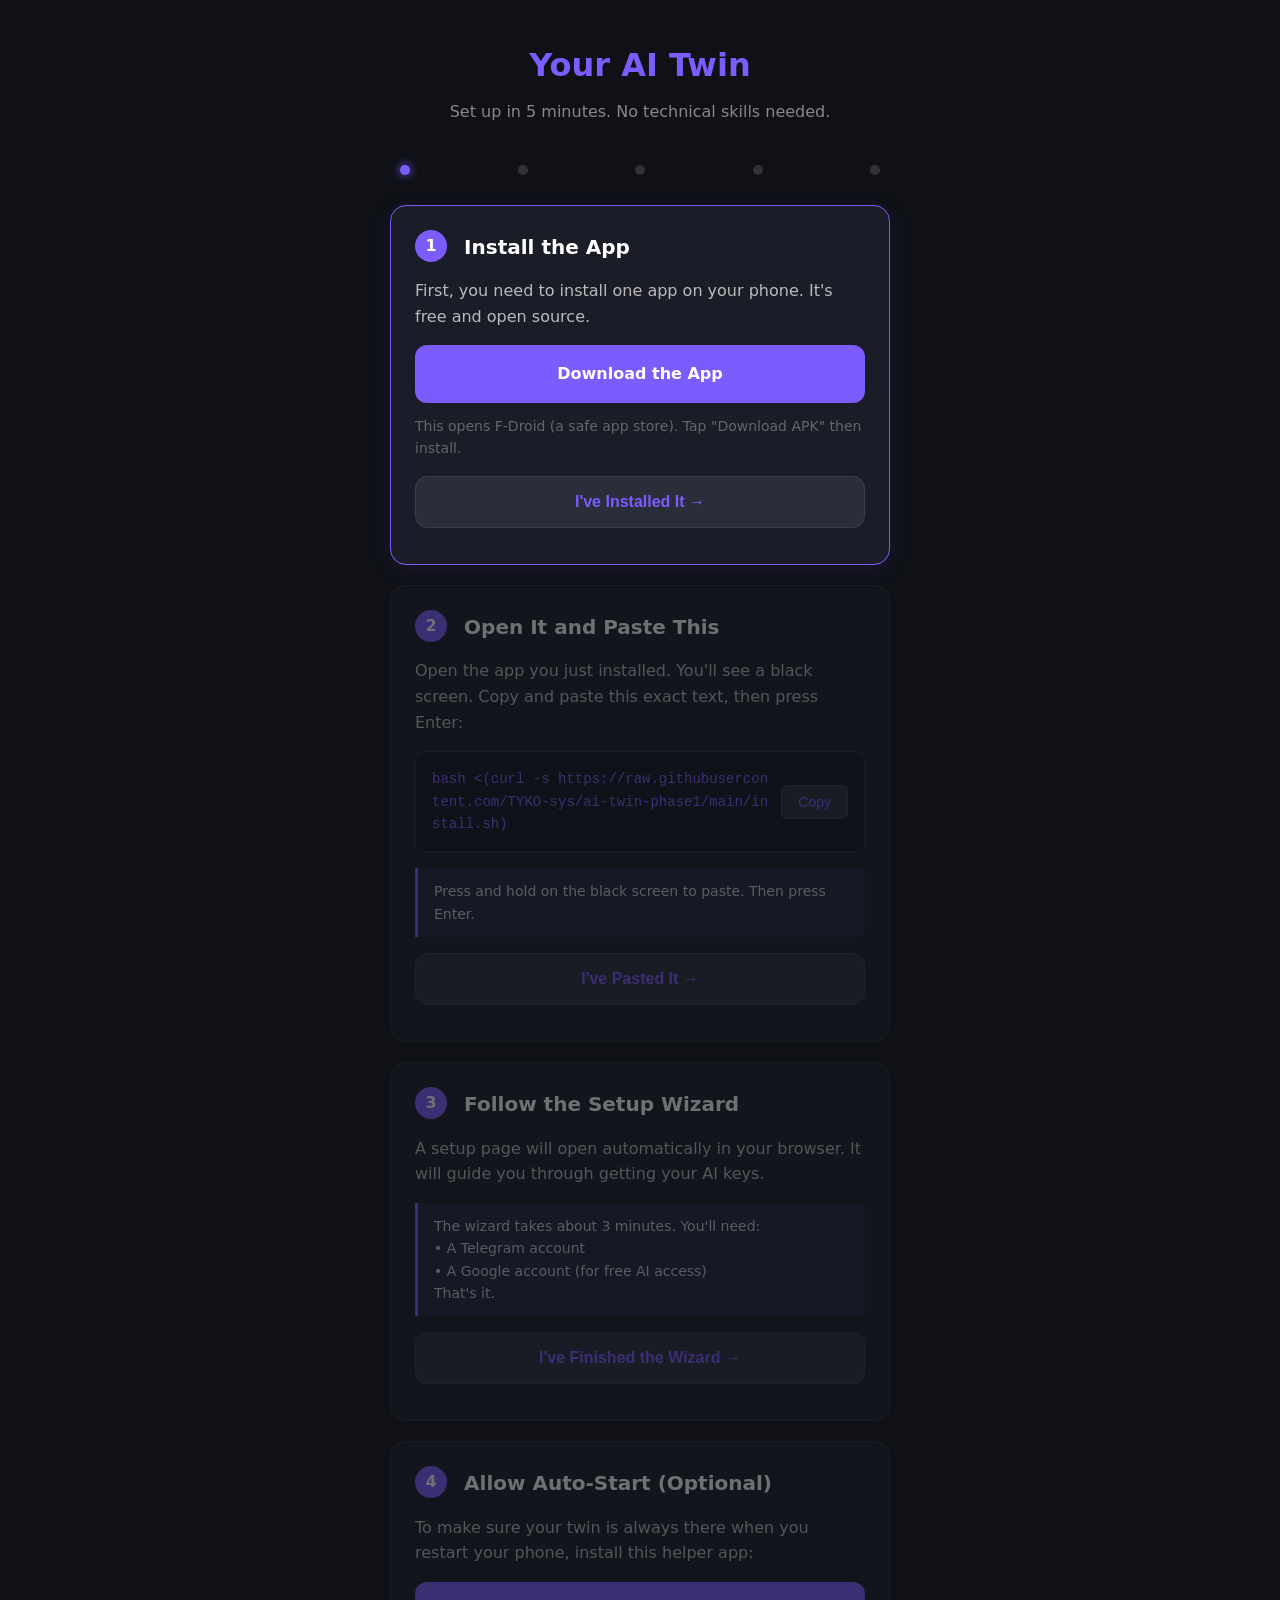
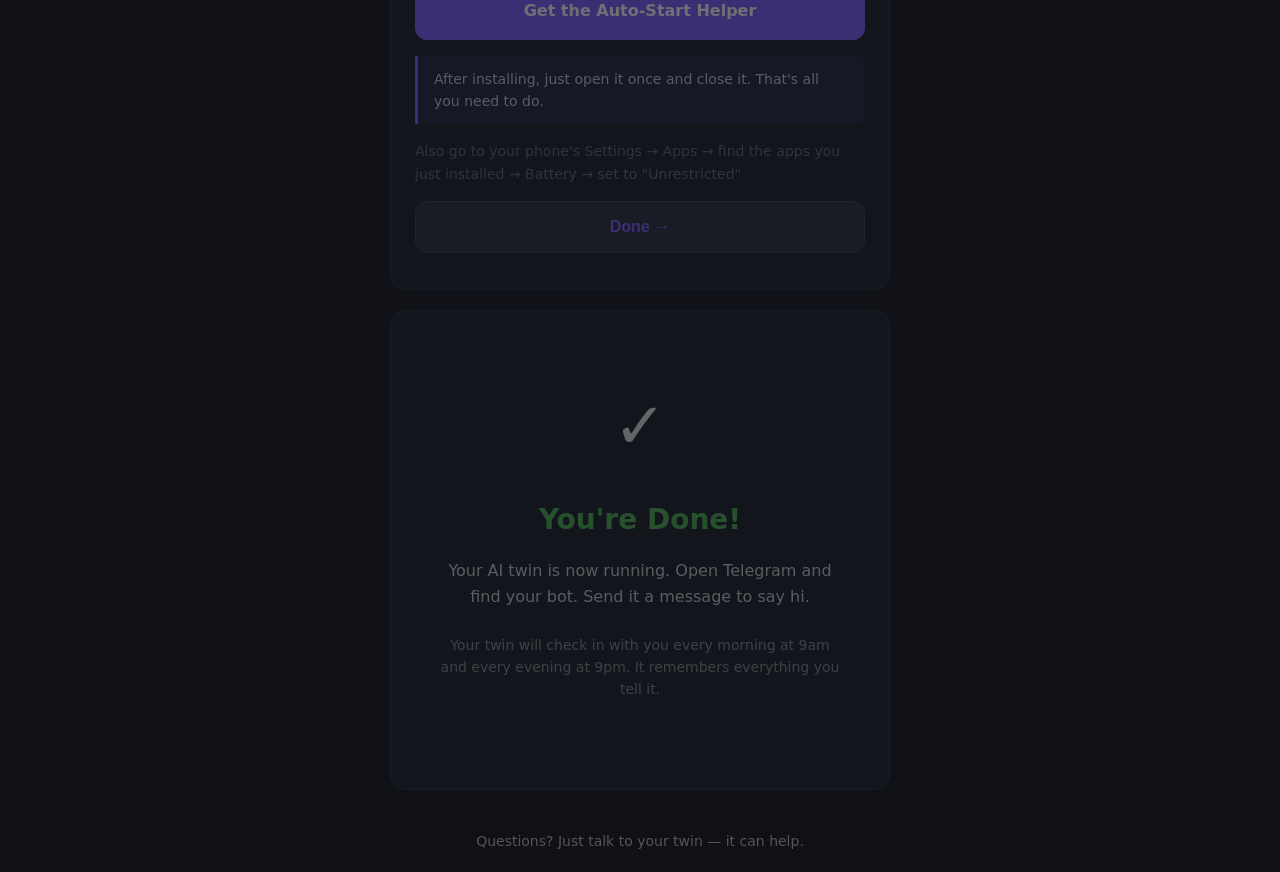
<file: SETUP_GUIDE.html>
<!DOCTYPE html>
<html lang="en">
<head>
    <meta charset="UTF-8">
    <meta name="viewport" content="width=device-width, initial-scale=1.0, maximum-scale=1.0">
    <title>Set Up Your AI Twin</title>
    <style>
        * {
            margin: 0;
            padding: 0;
            box-sizing: border-box;
        }

        body {
            font-family: -apple-system, BlinkMacSystemFont, 'Segoe UI', system-ui, sans-serif;
            background: #0f1117;
            color: #e0e0e0;
            line-height: 1.6;
            padding: 20px;
            min-height: 100vh;
        }

        .container {
            max-width: 500px;
            margin: 0 auto;
        }

        header {
            text-align: center;
            margin-bottom: 40px;
            padding-top: 20px;
        }

        h1 {
            font-size: 32px;
            color: #7c5cfc;
            margin-bottom: 8px;
            font-weight: 700;
        }

        .subtitle {
            color: #888;
            font-size: 16px;
        }

        .step {
            background: #1a1d27;
            border-radius: 16px;
            padding: 24px;
            margin-bottom: 20px;
            border: 1px solid #2a2d3a;
            opacity: 0.4;
            transition: all 0.3s ease;
        }

        .step.active {
            opacity: 1;
            border-color: #7c5cfc;
            box-shadow: 0 4px 20px rgba(124, 92, 252, 0.1);
        }

        .step.completed {
            opacity: 0.6;
            border-color: #4caf50;
        }

        .step-number {
            display: inline-block;
            width: 32px;
            height: 32px;
            background: #7c5cfc;
            color: white;
            border-radius: 50%;
            text-align: center;
            line-height: 32px;
            font-weight: 700;
            margin-right: 12px;
            font-size: 16px;
        }

        .step.completed .step-number {
            background: #4caf50;
        }

        .step.completed .step-number::before {
            content: "✓";
        }

        .step.completed .step-number-text {
            display: none;
        }

        h2 {
            display: inline;
            font-size: 20px;
            color: #fff;
            vertical-align: middle;
        }

        .step-content {
            margin-top: 16px;
        }

        .step-content p {
            color: #bbb;
            margin-bottom: 16px;
        }

        .btn {
            display: block;
            width: 100%;
            padding: 16px;
            border: none;
            border-radius: 12px;
            font-size: 16px;
            font-weight: 600;
            text-decoration: none;
            text-align: center;
            cursor: pointer;
            transition: all 0.2s;
            margin-bottom: 12px;
        }

        .btn-primary {
            background: #7c5cfc;
            color: white;
        }

        .btn-primary:hover {
            background: #6b4cec;
        }

        .btn-secondary {
            background: #2a2d3a;
            color: #7c5cfc;
            border: 1px solid #3a3d4a;
        }

        .btn-secondary:hover {
            background: #3a3d4a;
        }

        .command-box {
            background: #12141c;
            border: 1px solid #2a2d3a;
            border-radius: 8px;
            padding: 16px;
            margin: 16px 0;
            display: flex;
            align-items: center;
            justify-content: space-between;
        }

        .command-text {
            font-family: 'Courier New', monospace;
            color: #7c5cfc;
            font-size: 14px;
            word-break: break-all;
            flex: 1;
            margin-right: 12px;
        }

        .copy-btn {
            background: #2a2d3a;
            color: #7c5cfc;
            border: 1px solid #3a3d4a;
            border-radius: 6px;
            padding: 8px 16px;
            font-size: 14px;
            cursor: pointer;
            white-space: nowrap;
        }

        .copy-btn:hover {
            background: #3a3d4a;
        }

        .qr-placeholder {
            text-align: center;
            padding: 20px;
            background: #12141c;
            border-radius: 8px;
            margin: 16px 0;
        }

        .note {
            background: rgba(124, 92, 252, 0.1);
            border-left: 3px solid #7c5cfc;
            padding: 12px 16px;
            border-radius: 0 8px 8px 0;
            margin: 16px 0;
            font-size: 14px;
            color: #ccc;
        }

        .progress-bar {
            display: flex;
            justify-content: space-between;
            margin-bottom: 30px;
            padding: 0 10px;
        }

        .progress-dot {
            width: 10px;
            height: 10px;
            background: #333;
            border-radius: 50%;
            transition: all 0.3s;
        }

        .progress-dot.active {
            background: #7c5cfc;
            box-shadow: 0 0 10px #7c5cfc;
        }

        .progress-dot.completed {
            background: #4caf50;
        }

        .done-screen {
            text-align: center;
            padding: 40px 20px;
        }

        .done-icon {
            font-size: 64px;
            margin-bottom: 20px;
        }

        .done-screen h2 {
            font-size: 28px;
            color: #4caf50;
            margin-bottom: 16px;
            display: block;
        }

        .done-screen p {
            color: #ccc;
            margin-bottom: 24px;
        }

        .hidden {
            display: none;
        }

        .visible {
            display: block;
        }

        footer {
            text-align: center;
            margin-top: 40px;
            color: #555;
            font-size: 14px;
        }
    </style>
</head>
<body>
    <div class="container">
        <header>
            <h1>Your AI Twin</h1>
            <p class="subtitle">Set up in 5 minutes. No technical skills needed.</p>
        </header>

        <div class="progress-bar">
            <div class="progress-dot active" id="dot-1"></div>
            <div class="progress-dot" id="dot-2"></div>
            <div class="progress-dot" id="dot-3"></div>
            <div class="progress-dot" id="dot-4"></div>
            <div class="progress-dot" id="dot-5"></div>
        </div>

        <!-- Step 1: Install Termux -->
        <div class="step active" id="step-1">
            <div>
                <span class="step-number"><span class="step-number-text">1</span></span>
                <h2>Install the App</h2>
            </div>
            <div class="step-content">
                <p>First, you need to install one app on your phone. It's free and open source.</p>
                <a href="https://f-droid.org/packages/com.termux/" class="btn btn-primary" target="_blank">
                    Download the App
                </a>
                <p style="font-size: 14px; color: #666; margin-top: 8px;">
                    This opens F-Droid (a safe app store). Tap "Download APK" then install.
                </p>
                <button class="btn btn-secondary" onclick="completeStep(1)">
                    I've Installed It →
                </button>
            </div>
        </div>

        <!-- Step 2: Paste the command -->
        <div class="step" id="step-2">
            <div>
                <span class="step-number"><span class="step-number-text">2</span></span>
                <h2>Open It and Paste This</h2>
            </div>
            <div class="step-content">
                <p>Open the app you just installed. You'll see a black screen. Copy and paste this exact text, then press Enter:</p>
                <div class="command-box">
                    <span class="command-text">bash <(curl -s https://raw.githubusercontent.com/TYKO-sys/ai-twin-phase1/main/install.sh)</span>
                    <button class="copy-btn" onclick="copyCommand()">Copy</button>
                </div>
                <div class="note">
                    Press and hold on the black screen to paste. Then press Enter.
                </div>
                <button class="btn btn-secondary" onclick="completeStep(2)">
                    I've Pasted It →
                </button>
            </div>
        </div>

        <!-- Step 3: Follow the wizard -->
        <div class="step" id="step-3">
            <div>
                <span class="step-number"><span class="step-number-text">3</span></span>
                <h2>Follow the Setup Wizard</h2>
            </div>
            <div class="step-content">
                <p>A setup page will open automatically in your browser. It will guide you through getting your AI keys.</p>
                <div class="note">
                    The wizard takes about 3 minutes. You'll need:<br>
                    • A Telegram account<br>
                    • A Google account (for free AI access)<br>
                    That's it.
                </div>
                <button class="btn btn-secondary" onclick="completeStep(3)">
                    I've Finished the Wizard →
                </button>
            </div>
        </div>

        <!-- Step 4: Allow auto-start -->
        <div class="step" id="step-4">
            <div>
                <span class="step-number"><span class="step-number-text">4</span></span>
                <h2>Allow Auto-Start (Optional)</h2>
            </div>
            <div class="step-content">
                <p>To make sure your twin is always there when you restart your phone, install this helper app:</p>
                <a href="https://f-droid.org/packages/com.termux.boot/" class="btn btn-primary" target="_blank">
                    Get the Auto-Start Helper
                </a>
                <div class="note">
                    After installing, just open it once and close it. That's all you need to do.
                </div>
                <p style="font-size: 14px; color: #666;">
                    Also go to your phone's Settings → Apps → find the apps you just installed → Battery → set to "Unrestricted"
                </p>
                <button class="btn btn-secondary" onclick="completeStep(4)">
                    Done →
                </button>
            </div>
        </div>

        <!-- Step 5: Complete -->
        <div class="step" id="step-5">
            <div class="done-screen">
                <div class="done-icon">✓</div>
                <h2>You're Done!</h2>
                <p>Your AI twin is now running. Open Telegram and find your bot. Send it a message to say hi.</p>
                <p style="color: #888; font-size: 14px;">
                    Your twin will check in with you every morning at 9am and every evening at 9pm. It remembers everything you tell it.
                </p>
            </div>
        </div>

        <footer>
            <p>Questions? Just talk to your twin — it can help.</p>
        </footer>
    </div>

    <script>
        let currentStep = 1;

        function completeStep(stepNum) {
            // Mark current step as completed
            const step = document.getElementById(`step-${stepNum}`);
            step.classList.remove('active');
            step.classList.add('completed');

            // Update progress dots
            document.getElementById(`dot-${stepNum}`).classList.remove('active');
            document.getElementById(`dot-${stepNum}`).classList.add('completed');

            // Show next step
            const nextStep = stepNum + 1;
            const nextStepEl = document.getElementById(`step-${nextStep}`);
            if (nextStepEl) {
                nextStepEl.classList.add('active');
                document.getElementById(`dot-${nextStep}`).classList.add('active');
                currentStep = nextStep;

                // Scroll to next step
                nextStepEl.scrollIntoView({ behavior: 'smooth', block: 'center' });
            }
        }

        function copyCommand() {
            const command = "bash <(curl -s https://raw.githubusercontent.com/TYKO-sys/ai-twin-phase1/main/install.sh)";

            // Try modern clipboard API
            if (navigator.clipboard) {
                navigator.clipboard.writeText(command).then(() => {
                    const btn = document.querySelector('.copy-btn');
                    const originalText = btn.textContent;
                    btn.textContent = 'Copied!';
                    setTimeout(() => {
                        btn.textContent = originalText;
                    }, 2000);
                }).catch(() => {
                    fallbackCopy(command);
                });
            } else {
                fallbackCopy(command);
            }
        }

        function fallbackCopy(text) {
            const textarea = document.createElement('textarea');
            textarea.value = text;
            textarea.style.position = 'fixed';
            textarea.style.opacity = '0';
            document.body.appendChild(textarea);
            textarea.select();
            try {
                document.execCommand('copy');
                const btn = document.querySelector('.copy-btn');
                const originalText = btn.textContent;
                btn.textContent = 'Copied!';
                setTimeout(() => {
                    btn.textContent = originalText;
                }, 2000);
            } catch (err) {
                alert('Copy failed. Please copy manually: ' + text);
            }
            document.body.removeChild(textarea);
        }
    </script>
</body>
</html>
</file>
